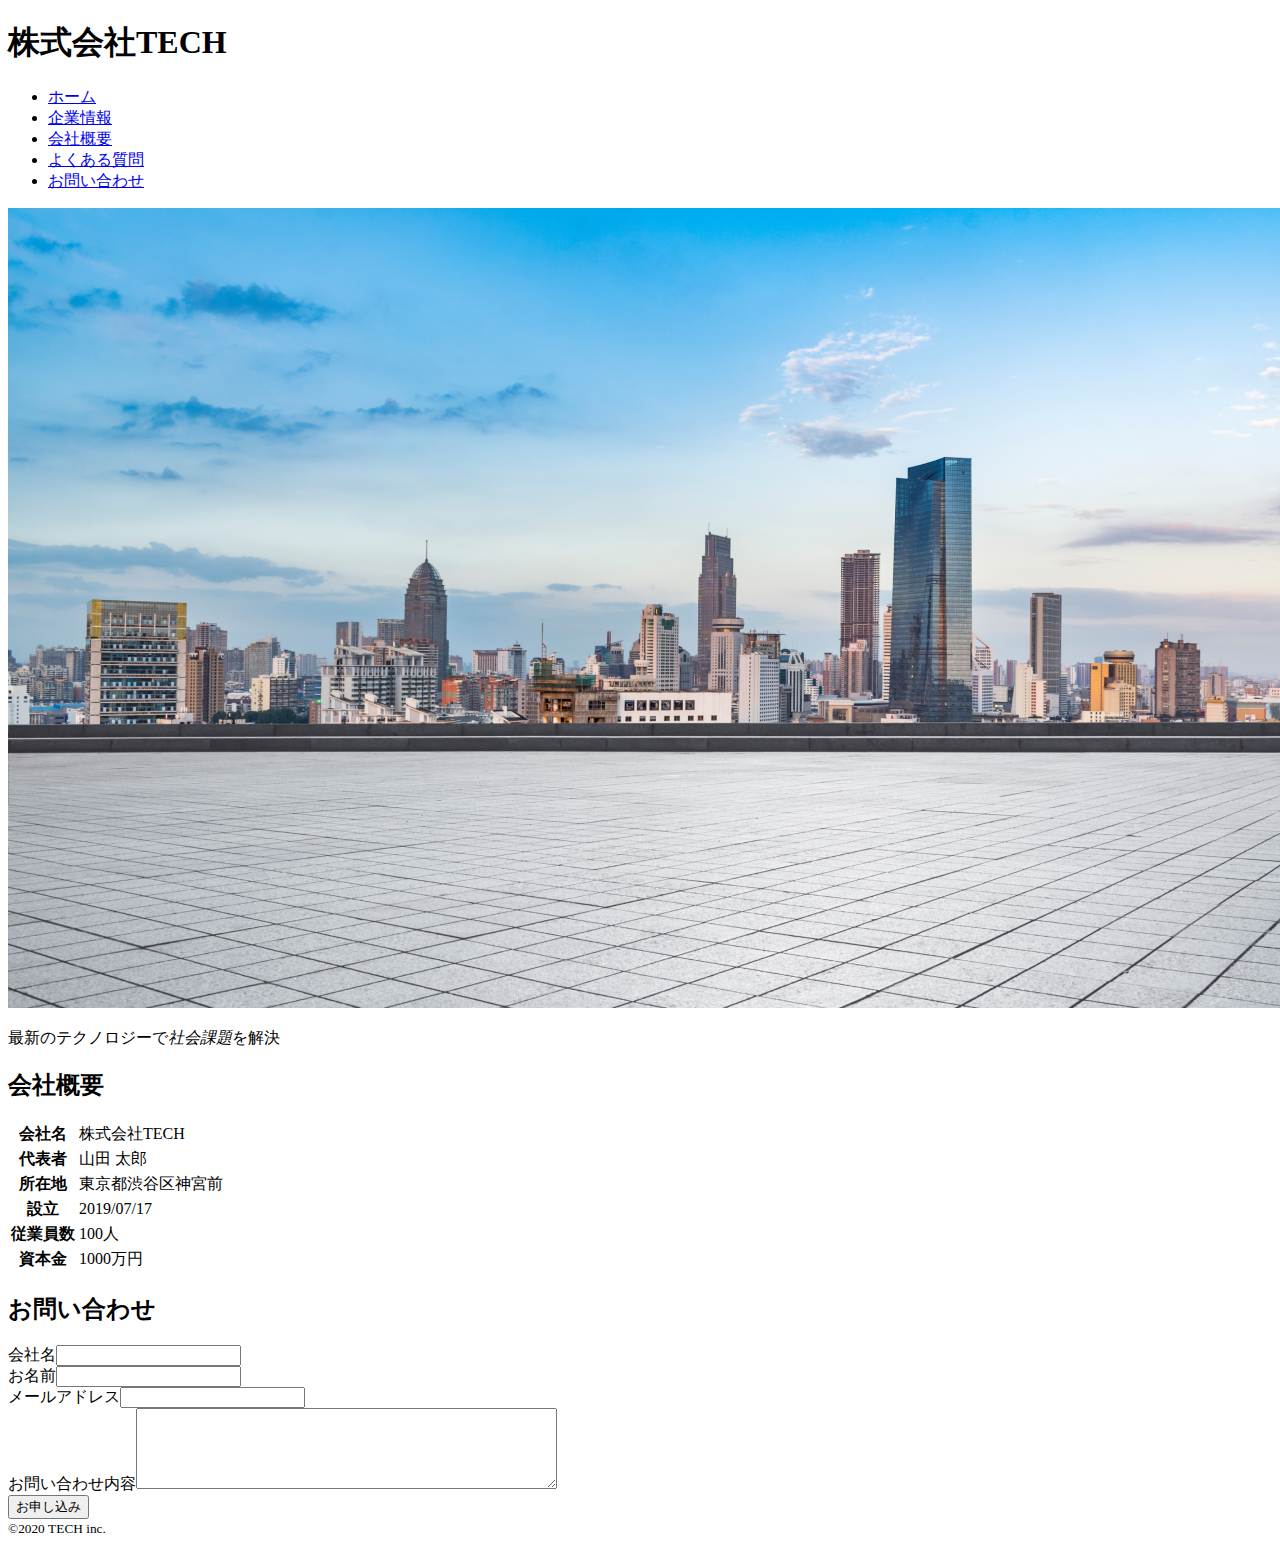
<file: html_practice.html>
<!DOCTYPE html>
<html lang="ja">
<head>
  <meta charset="UTF-8">
  <meta http-equiv="X-UA-Compatible" content="IE=edge">
  <meta name="viewport" content="width=device-width, initial-scale=1.0">
  <title>株式会社TECH</title>
</head>
<!-- タイトル -->
<header>
  <h1><a id="">株式会社TECH</a></h1>
</header>

<body>

  <!-- ナビ -->
  <ul>
    <li><a href="#">ホーム</a></li>
    <li><a href="#enterprise">企業情報</a></li>
    <li><a href="#company_profile">会社概要</a></li>
    <li><a href="#">よくある質問</a></li>
    <li><a href="#form">お問い合わせ</a></li>
  </ul>
  
  <!-- 画像 -->
  <img src="img/mv.png" alt="picture"><br>
  
  <!-- 企業情報 -->
  <p><a id="enterprise">最新のテクノロジーで<em>社会課題</em>を解決</a></p>

  <!-- 会社概要 -->
  <h2><a id="company_profile"> 会社概要</a></h2>
  <table>
    <tr>
      <th>会社名</th>
      <td>株式会社TECH</td>
    </tr>
    <tr>
      <th>代表者</th>
      <td>山田 太郎</td>
    </tr>
    <tr>
      <th>所在地</th> 
      <td>東京都渋谷区神宮前</td>
    </tr>
    <tr>
      <th>設立</th>
      <td>2019/07/17</td>
    </tr>
    <tr>
      <th>従業員数</th>
      <td>100人</td>
    </tr>
    <tr>
      <th>資本金</th>
      <td>1000万円</td>
    </tr>
  </table>
    <!-- お問い合わせ -->
    <h2><a id="form"> お問い合わせ</a></h2>
    <label>会社名</label><input type="text"><br>
    <label>お名前</label><input type="text"><br>
    <label>メールアドレス</label><input type="email"><br>
    <label>お問い合わせ内容</label><textarea name="部品の名前" cols="50" rows="5"></textarea><br>
    <input type="submit" value="お申し込み"><br>
    <small>&copy;2020 TECH inc.</small>
</body>
</html>
</file>
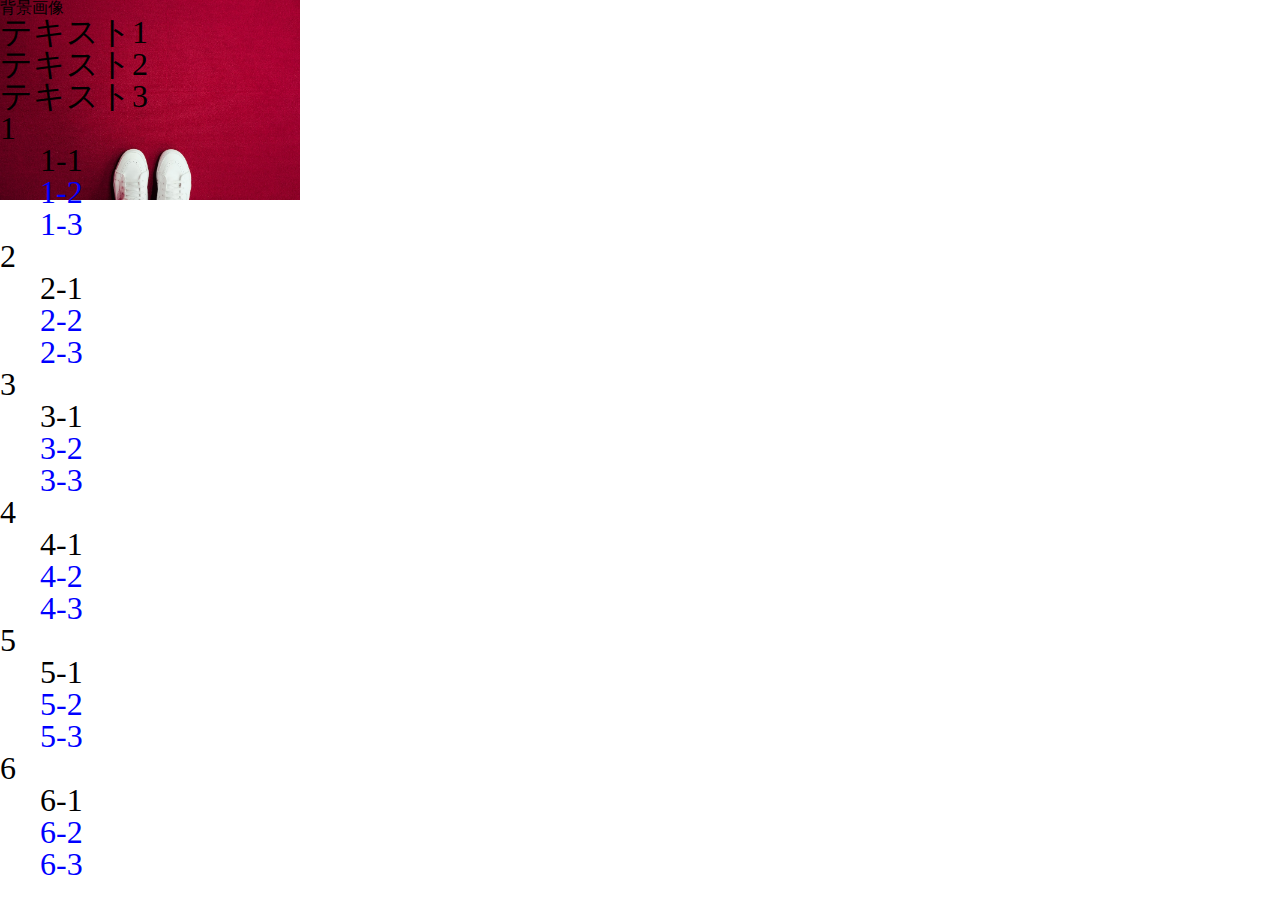
<file: index2.html>
<!DOCTYPE html>
<html lang="ja">
<head>
  <meta charset="UTF-8">
  <meta http-equiv="X-UA-Compatible" content="IE=edge">
  <meta name="viewport" content="width=device-width, initial-scale=1.0">
  <title>Document</title>
    <link rel="stylesheet" href="css/reset.css">
    <link rel="stylesheet" href="css/style.css">
</head>
<body>
  <div>背景画像</div>
  <p>テキスト1</p>
  <p>テキスト2</p>
  <p>テキスト3</p>

    <div>
      <p class="number__parent">1</p>
      <div>
        <p class="number__child">1-1</p>
        <p class="number__child">1-2</p>
        <p class="number__child">1-3</p>
      </div>
      <p class="number__parent">2</p>
      <div>
        <p class="number__child">2-1</p>
        <p class="number__child">2-2</p>
        <p class="number__child">2-3</p>
      </div>
      <p class="number__parent">3</p>
      <div>
        <p class="number__child">3-1</p>
        <p class="number__child">3-2</p>
        <p class="number__child">3-3</p>
      </div>
      <p class="number__parent">4</p>
      <div>
        <p class="number__child">4-1</p>
        <p class="number__child">4-2</p>
        <p class="number__child">4-3</p>
      </div>
      <p class="number__parent">5</p>
      <div>
        <p class="number__child">5-1</p>
        <p class="number__child">5-2</p>
        <p class="number__child">5-3</p>
      </div>
      <p class="number__parent">6</p>
      <div>
        <p class="number__child">6-1</p>
        <p class="number__child">6-2</p>
        <p class="number__child">6-3</p>
      </div>
    </div>

</body>
</html>
</file>
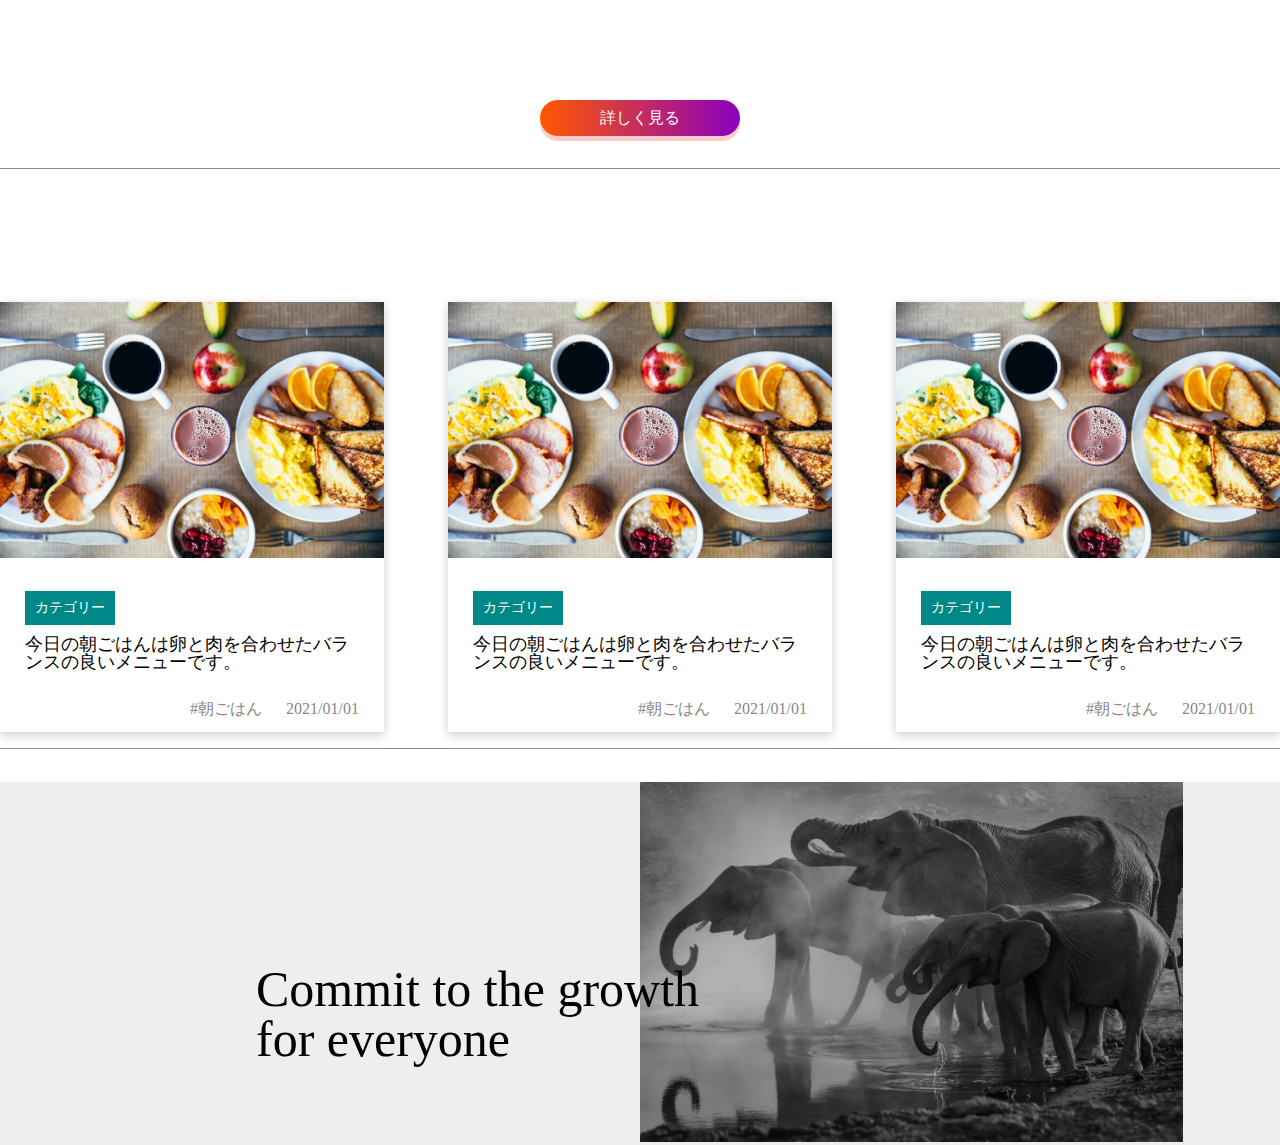
<file: index_BG.html>
<!DOCTYPE html>
<html lang="ja">
<head>
  <meta charset="UTF-8">
  <meta http-equiv="X-UA-Compatible" content="IE=edge">
  <meta name="viewport" content="width=device-width,initial-scale=10">
    <link rel="stylesheet" href="css/reset.css">
    <link rel="stylesheet" href="css/bg.css">
  <title>Bg</title>
</head>
<body>
  <a class="button">詳しく見る</a><br>
  <hr class="border"></hr><br>
  <!-- カード -->
  <div class="flex">
    <div class="box">
      <div class="card">
        <div class="card_img">
          <img src="img/card.jpg" alt="card">
        </div>
      <div class="card_content">
        <div class="card_content_category">カテゴリー</div>
        <h2 class="card_content-ttl">今日の朝ごはんは卵と肉を合わせたバランスの良いメニューです。</h2>
        <div class="card_content_tag">
          <p class="card_content_tag_item">#朝ごはん</p>
          <p class="card_content_tag_item card_content_tag_date">2021/01/01</p>
        </div>
      </div>
      </div>
    </div>
        <div class="box">
          <div class="card">
            <div class="card_img">
              <img src="img/card.jpg" alt="card">
            </div>
            <div class="card_content">
              <div class="card_content_category">カテゴリー</div>
              <h2 class="card_content-ttl">今日の朝ごはんは卵と肉を合わせたバランスの良いメニューです。</h2>
              <div class="card_content_tag">
                <p class="card_content_tag_item">#朝ごはん</p>
                <p class="card_content_tag_item card_content_tag_date">2021/01/01</p>
              </div>
            </div>
          </div>
        </div>
            <div class="box">
              <div class="card">
                <div class="card_img">
                  <img src="img/card.jpg" alt="card">
                </div>
                <div class="card_content">
                  <div class="card_content_category">カテゴリー</div>
                  <h2 class="card_content-ttl">今日の朝ごはんは卵と肉を合わせたバランスの良いメニューです。</h2>
                  <div class="card_content_tag">
                    <p class="card_content_tag_item">#朝ごはん</p>
                    <p class="card_content_tag_item card_content_tag_date">2021/01/01</p>
                  </div>
                </div>
              </div>
            </div>
  </div>
<hr class="border"></hr><br>


<!--ポジション練習問題 -->
<div class="head">
  <div class="img_elefant">
    <img src="./img/elephant.png" alt="">
  </div>
  <div class="Text_commit">Commit to the growth<br>for everyone
  </div>
</div>


</body>
</html>
</file>
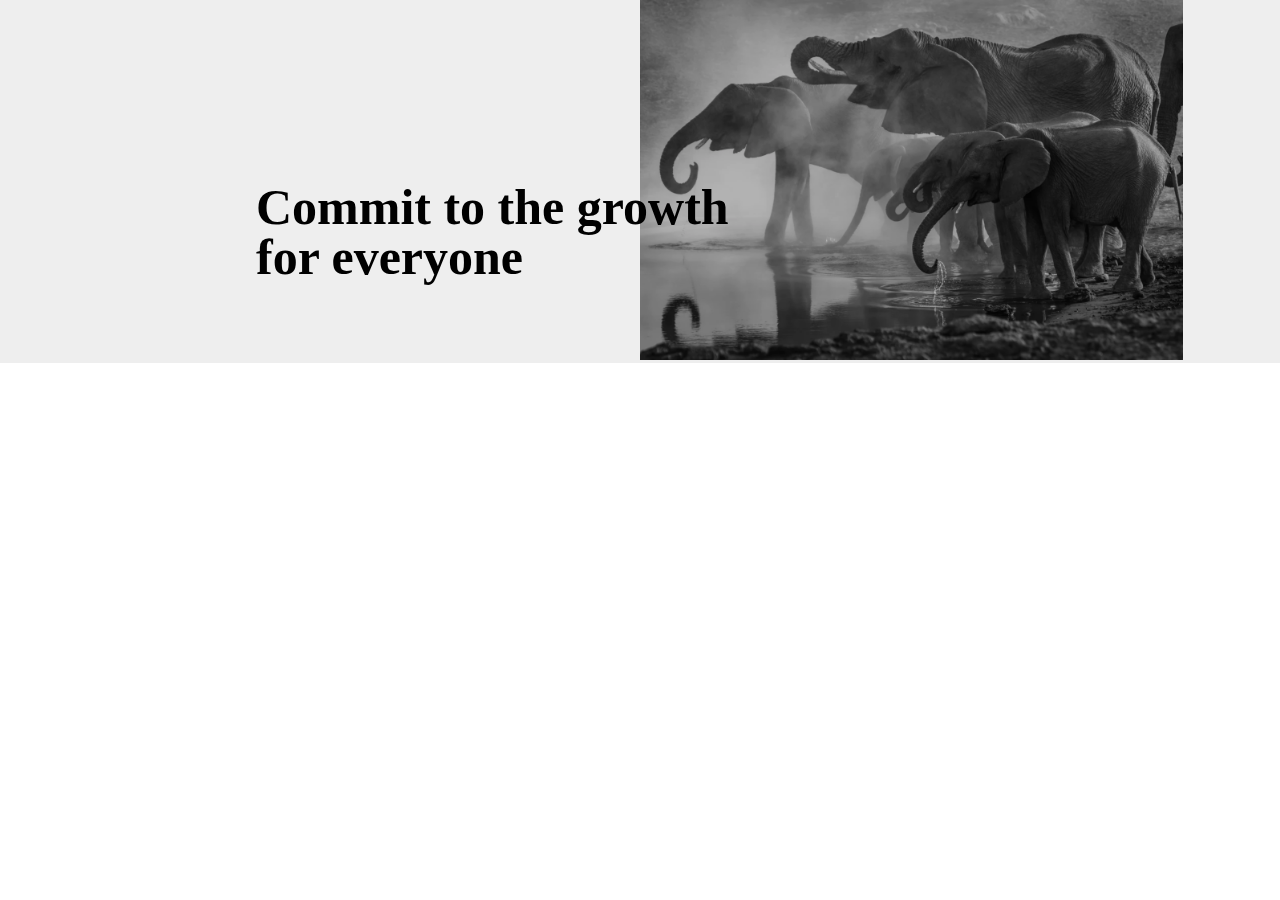
<file: index_elephant.html>
<!DOCTYPE html>
<html lang="ja">
<head>
  <meta charset="UTF-8">
  <meta http-equiv="X-UA-Compatible" content="IE=edge">
  <meta name="viewport" content="width=device-width,initial-scale=10">
    <link rel="stylesheet" href="css/reset.css">
    <link rel="stylesheet" href="css/bg.css">
  <title>Bg</title>
</head>
<body>

<!--ポジション練習問題 -->
<div class="head">
  <div class="img_elefant">
    <img src="./img/elephant.png" alt="">
  </div>
  <h1 class="Text_commit">Commit to the growth<br>for everyone
  </h1>
</div>


</body>
</html>
</file>
<file: css/style.css>
body {
  background-image: url("../img/red.jpg");
  background-size: 300px 200px;
  background-repeat: no-repeat;
}


* {
  line-height: 1;
}
.number__child {
  padding-left: 40px;
}

.number__child:nth-of-type(n+2) {
  color:blue
}

p{
  font-family: 'Gorditas', cursive;
    font-family: 'Noto Serif JP', serif;
 font-size: 32px;
}
</file>
<file: css/bg.css>
.button{
  width:200px;
  padding: 10px 0;
  color:#fff;
  border-radius: 30px;
  background:linear-gradient(90deg,#ff5800,#8b00be);
  text-align: center;
  box-shadow: 0 5px 0 rgba(255,0,0,0.2);
  margin:100px auto 0;
  display: block;
}
.border{
  border-top: 1px solid #8c8b8b;
    text-align: center;
}

.card{
  width: 30vw;
  margin: 100px auto 0;
  box-shadow:0px 3px 10px rgba(0, 0, 0, 0.2);
}

.card_img img{
  width: 100%;
}

.card_content{
padding: 15px 25px;
}

.card_content_category{
  font-size: 14px;
  color: #fff;
  display: inline-block;
  margin-top: 15px;
  margin-right: 200px;
  padding: 10px;
  background-color: #008888;
}

.card_content-ttl{
  font-size: 18px;
  margin-top: 10px;
  margin-bottom: 30px;
  font-weight: 400;
}

.card_content_tag{
  text-align: right;
  color: #888888;
}

.card_content_tag_item{
  display: inline-block;
}

.card_content_tag_date{
margin-left: 20px;
}

.flex{
  display: flex;
  justify-content: space-between;
}

.head{
  background-color: #EEEEEE;
  position: relative;
}

.img_elefant{
  margin: 0 0 0 auto;
  width: 50%;
  display: block;
}

.Text_commit{
 font-size: 50px;
 font: bold;
 position: absolute;
 top:50%;
 left:20%;
}
</file>
